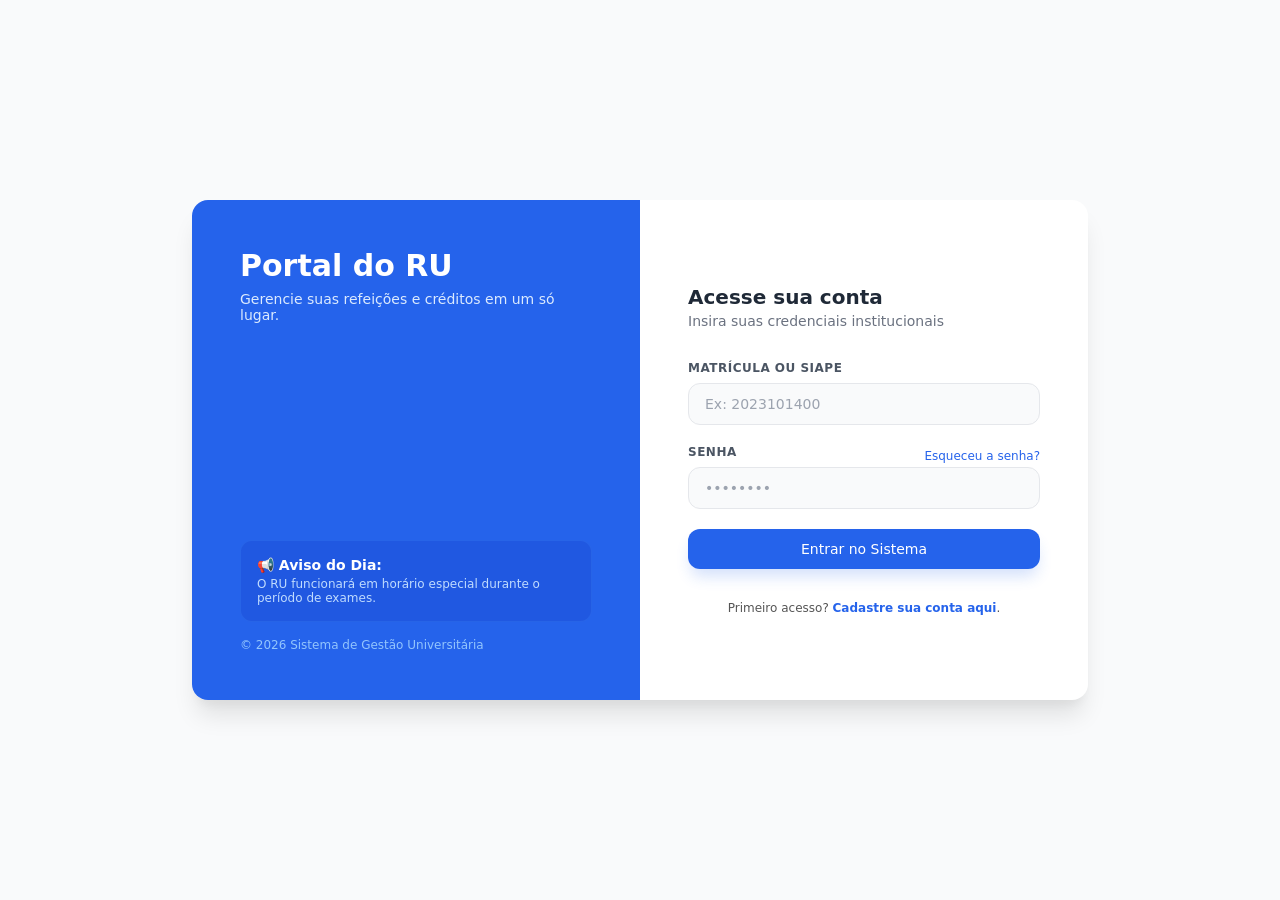
<file: index.html>
<!DOCTYPE html>
<html lang="pt-BR">
<head>
    <meta charset="UTF-8">
    <meta name="viewport" content="width=device-width, initial-scale=1.0">
    <title>Login - Portal RU</title>

    <!-- Vinculando o Manifesto PWA -->
    <link rel="manifest" href="./app.json">
    <meta name="theme-color" content="#2563eb">
    <meta name="apple-mobile-web-app-capable" content="yes">
    <meta name="apple-mobile-web-app-status-bar-style" content="black-translucent">

    <!-- Vinculando o arquivo CSS externo -->
    <link rel="stylesheet" href="style-index.css">
</head>
<body>

    <div class="login-container">
        
        <!-- Banner Informativo (Esquerda) -->
        <div class="login-banner">
            <div>
                <h1 class="banner-title">Portal do RU</h1>
                <p class="banner-subtitle">Gerencie suas refeições e créditos em um só lugar.</p>
            </div>
            
            <div class="banner-footer">
                <div class="notice-card">
                    <p class="notice-title">📢 Aviso do Dia:</p>
                    <p class="notice-text">O RU funcionará em horário especial durante o período de exames.</p>
                </div>
                <p class="copyright">© 2026 Sistema de Gestão Universitária</p>
            </div>
        </div>

        <!-- Formulário de Login (Direita) -->
        <div class="login-form-box">
            <div class="form-header">
                <h2 class="mobile-title">Portal do RU</h2>
                <h3 class="form-title">Acesse sua conta</h3>
                <p class="form-subtitle">Insira suas credenciais institucionais</p>
            </div>

            <form>
                <div class="input-group">
                    <label for="username">Matrícula ou SIAPE</label>
                    <input type="text" id="username" required placeholder="Ex: 2023101400">
                </div>

                <div class="input-group">
                    <div class="label-row">
                        <label for="password">Senha</label>
                        <a href="#" class="forgot-link">Esqueceu a senha?</a>
                    </div>
                    <input type="password" id="password" required placeholder="••••••••">
                </div>

                <button type="submit" class="btn-submit">Entrar no Sistema</button>
            </form>

            <div class="form-footer">
                Primeiro acesso? <a href="#" class="register-link">Cadastre sua conta aqui</a>.
            </div>
        </div>

    </div>

    <script>
    const loginForm = document.querySelector('form');
    const usernameInput = document.getElementById('username');
    const passwordInput = document.getElementById('password');

    loginForm.addEventListener('submit', function(event) {
        event.preventDefault();

        const username = usernameInput.value.trim();
        const password = passwordInput.value;

        if (!username || !password) {
            alert('Por favor, preencha todos os campos.');
            return;
        }

        // REGRA DE TESTE DO MVP:
        // Se a matrícula começar com "202", vai para a tela do aluno
        if (username.startsWith('202')) {
            
            // ESTE COMANDO FAZ O REDIRECIONAMENTO REAL:
            window.location.href = 'aluno.html';
            
        } else if (username.toLowerCase().includes('admin') || username.startsWith('100')) {
            
            window.location.href = 'admin.html';
            
        } else {
            alert('Para testar o acesso do Aluno, digite uma matrícula que comece com 202 (Ex: 2023101400)');
        }
    });
    </script>

<!-- Script de Ativação da PWA -->
    <script>
        if ('serviceWorker' in navigator) {
            window.addEventListener('load', function() {
                navigator.serviceWorker.register('./sw.js')
                    .then(function(reg) { console.log('PWA registrada com sucesso!'); })
                    .catch(function(err) { console.log('Erro ao registrar PWA:', err); });
            });
        }
    </script>

</body>
</html>
</file>
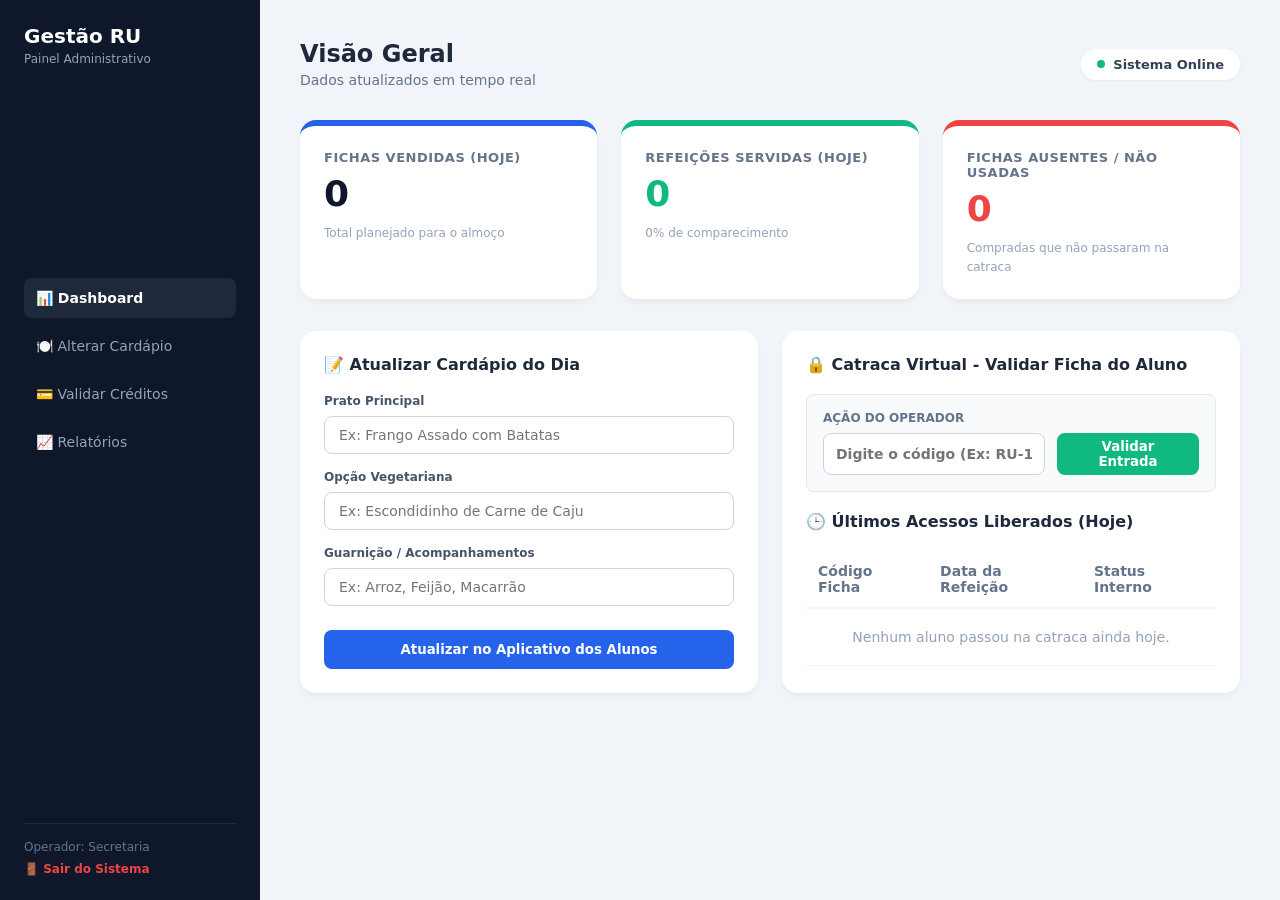
<file: admin.html>
<!DOCTYPE html>
<html lang="pt-BR">
<head>
    <meta charset="UTF-8">
    <meta name="viewport" content="width=device-width, initial-scale=1.0">
    <title>Painel Administrativo - RU</title>
    <!-- Vinculando o novo arquivo CSS da administração -->
    <link rel="stylesheet" href="admin-style.css">
</head>
<body>

    <div class="admin-layout">
        
        <!-- MENU LATERAL FIXO -->
        <aside class="sidebar">
            <div class="sidebar-brand">
                <h2>Gestão RU</h2>
                <p>Painel Administrativo</p>
            </div>
            
            <nav class="sidebar-menu">
                <a href="#" class="menu-link active">📊 Dashboard</a>
                <a href="#" class="menu-link">🍽️ Alterar Cardápio</a>
                <a href="#" class="menu-link">💳 Validar Créditos</a>
                <a href="#" class="menu-link">📈 Relatórios</a>
            </nav>

            <div class="sidebar-footer">
                <p class="user-logged">Operador: Secretaria</p>
                <a href="index.html" class="btn-logout">🚪 Sair do Sistema</a>
            </div>
        </aside>

        <!-- CONTEÚDO PRINCIPAL (PAINEL) -->
        <main class="main-content">
            
            <!-- Cabeçalho Superior -->
            <header class="main-header">
                <div>
                    <h1>Visão Geral</h1>
                    <p class="date-text">Dados atualizados em tempo real</p>
                </div>
                <div class="system-status">
                    <span class="status-indicator online"></span> Sistema Online
                </div>
            </header>

                        <!-- SEÇÃO DE MÉTRICAS DO DIA DO RU -->
            <section class="metrics-grid">
                <!-- Card 1: Total Vendido -->
                <div class="metric-card">
                    <h3>Fichas Vendidas (Hoje)</h3>
                    <p class="metric-value" id="total-vendidas-hoje">0</p>
                    <span class="metric-sub">Total planejado para o almoço</span>
                </div>
                <!-- Card 2: Total Consumido -->
                <div class="metric-card">
                    <h3>Refeições Servidas (Hoje)</h3>
                    <p class="metric-value" id="total-usadas-hoje" style="color: #10b981;">0</p>
                    <span class="metric-sub" id="sub-percentual-uso">0% de comparecimento</span>
                </div>
                <!-- Card 3: Não Utilizadas/Expiradas -->
                <div class="metric-card">
                    <h3>Fichas Ausentes / Não Usadas</h3>
                    <p class="metric-value" id="total-ausentes-hoje" style="color: #ef4444;">0</p>
                    <span class="metric-sub">Compradas que não passaram na catraca</span>
                </div>
            </section>

            <!-- SEÇÃO 2: GERENCIAMENTO E FORMULÁRIO -->
            <section class="panel-sections">
                
                <!-- Bloco: Atualizar Cardápio -->
                <div class="panel-card">
                    <h2>📝 Atualizar Cardápio do Dia</h2>
                    <form class="admin-form">
                        <div class="form-group">
                            <label for="prato-principal">Prato Principal</label>
                            <input type="text" id="prato-principal" placeholder="Ex: Frango Assado com Batatas">
                        </div>
                        <div class="form-group">
                            <label for="opcao-vegetariana">Opção Vegetariana</label>
                            <input type="text" id="opcao-vegetariana" placeholder="Ex: Escondidinho de Carne de Caju">
                        </div>
                        <div class="form-group">
                            <label for="guarnicao">Guarnição / Acompanhamentos</label>
                            <input type="text" id="guarnicao" placeholder="Ex: Arroz, Feijão, Macarrão">
                        </div>
                        <button type="submit" class="btn-save">Atualizar no Aplicativo dos Alunos</button>
                    </form>
                </div>

                                <!-- Bloco: Validador de Fichas (Catraca) -->
                <div class="panel-card shadow-sm">
                    <h2>🔒 Catraca Virtual - Validar Ficha do Aluno</h2>
                    
                    <div class="counter-box" style="margin-bottom: 20px; background-color: #f8fafc; padding: 16px; border-radius: 8px; border: 1px solid #e2e8f0;">
                        <p style="font-size: 12px; color: #64748b; font-weight: 600; text-transform: uppercase;">Ação do Operador</p>
                        <div style="display: flex; gap: 12px; margin-top: 8px;">
                            <input type="text" id="input-codigo-catraca" placeholder="Digite o código (Ex: RU-123456)" style="flex: 1; padding: 12px; border-radius: 8px; border: 1px solid #cbd5e1; font-size: 14px; font-weight: bold; outline: none;">
                            <button onclick="validarFichaCatraca()" style="background-color: #10b981; color: white; border: none; padding: 0 24px; border-radius: 8px; font-weight: 600; cursor: pointer; transition: background 0.2s;">Validar Entrada</button>
                        </div>
                </div>

                    <h2>🕒 Últimos Acessos Liberados (Hoje)</h2>
                    <table class="data-table">
                        <thead>
                            <tr>
                                <th>Código Ficha</th>
                                <th>Data da Refeição</th>
                                <th>Status Interno</th>
                            </tr>
                        </thead>
                        <tbody id="historico-catraca-linhas">
                            <!-- Linhas inseridas dinamicamente pelo JavaScript -->
                            <tr>
                                <td colspan="3" style="text-align: center; color: #94a3b8; padding: 20px;">Nenhum aluno passou na catraca ainda hoje.</td>
                            </tr>
                        </tbody>
                    </table>
                </div>

            </section>

        </main>
    </div>

    <script>
    // FUNÇÃO: Controla a exibição do Pop-up customizado da Administração
    function exibirAvisoAdmin(titulo, message, icone) {
        document.getElementById('admin-pop-titulo').innerText = titulo;
        document.getElementById('admin-pop-mensagem').innerText = message;
        document.getElementById('admin-pop-icone').innerText = icone || "ℹ️";
        document.getElementById('popUpAdmin').classList.remove('hidden');
    }

    function fecharPopUpAdmin() {
        document.getElementById('popUpAdmin').classList.add('hidden');
    }

    // Retorna a data de hoje no formato YYYY-MM-DD
    function obterDataHoje() {
        const hoje = new Date();
        const ano = hoje.getFullYear();
        const mes = String(hoje.getMonth() + 1).padStart(2, '0');
        const dia = String(hoje.getDate()).padStart(2, '0');
        return ano + '-' + mes + '-' + dia;
    }

    // NOVA FUNÇÃO: Varre o localStorage e calcula os indicadores em tempo real
    function calcularMetricasDoDia() {
        const bancoFichas = localStorage.getItem('fichasRU');
        if (!bancoFichas) return;

        const listaFichas = JSON.parse(bancoFichas);
        const dataHoje = obterDataHoje();

        // 1. Filtra apenas as fichas geradas para o dia de hoje
        const fichasDeHoje = listaFichas.filter(function(ficha) {
            return ficha && ficha.dataValidade === dataHoje;
        });

        // 2. Separa por status (disponíveis vs usadas)
        const usadasHoje = fichasDeHoje.filter(f => f.status === 'usada').length;
        const disponiveisHoje = fichasDeHoje.filter(f => f.status === 'disponivel').length;

        // 3. Calcula o percentual de comparecimento para o card 2
        let percentualUso = 0;
        if (fichasDeHoje.length > 0) {
            percentualUso = Math.round((usadasHoje / fichasDeHoje.length) * 100);
        }

        // 4. Injeta os valores calculados diretamente nas tags HTML do painel
        document.getElementById('total-vendidas-hoje').innerText = fichasDeHoje.length;
        document.getElementById('total-usadas-hoje').innerText = usadasHoje;
        document.getElementById('total-ausentes-hoje').innerText = disponiveisHoje; // Fichas de hoje ainda 'disponiveis' = não usadas
        document.getElementById('sub-percentual-uso').innerText = percentualUso + "% de comparecimento";
    }

    // Validação da Ficha na Catraca
    function validarFichaCatraca() {
        const inputCodigo = document.getElementById('input-codigo-catraca');
        const codigoDigitado = inputCodigo.value.trim().toUpperCase();

        if (!codigoDigitado) {
            exibirAvisoAdmin("Campo Vazio", "Por favor, insira o código da ficha do aluno.", "⌨️");
            return;
        }

        const bancoFichas = localStorage.getItem('fichasRU');
        if (!bancoFichas) {
            exibirAvisoAdmin("Erro do Sistema", "Nenhuma ficha encontrada no banco de dados geral.", "❌");
            return;
        }

        let listaFichas = JSON.parse(bancoFichas);
        const indiceFicha = listaFichas.findIndex(f => f.id === codigoDigitado);

        if (indiceFicha === -1) {
            exibirAvisoAdmin("Código Inválido", "Esta ficha não foi encontrada no banco de dados.", "❌");
            return;
        }

        const fichaEncontrada = listaFichas[indiceFicha];
        const dataHoje = obterDataHoje();

        if (fichaEncontrada.status === 'usada') {
            exibirAvisoAdmin("Alerta de Uso", "Esta ficha já foi utilizada anteriormente no refeitório.", "🚨");
            return;
        }

        if (fichaEncontrada.dataValidade !== dataHoje) {
            const partes = fichaEncontrada.dataValidade.split('-');
            const dataFichaFormatada = partes[2] + '/' + partes[1] + '/' + partes[0];
            exibirAvisoAdmin("Acesso Negado", "Esta ficha foi agendada para o dia " + dataFichaFormatada + " e não pode ser usada hoje.", "⏳");
            return;
        }

        // Sucesso! Modifica o status da ficha para 'usada'
        fichaEncontrada.status = 'usada';
        localStorage.setItem('fichasRU', JSON.stringify(listaFichas));

        exibirAvisoAdmin("Acesso Liberado", "Ficha validada com sucesso! Entrada autorizada.", "✅");
        
        adicionarAoHistoricoTela(fichaEncontrada.id, fichaEncontrada.dataValidade);
        inputCodigo.value = "";

        // RECALCULA AS MÉTRICAS NA HORA: Atualiza os cards assim que o aluno entra
        calcularMetricasDoDia();
    }

    function adicionarAoHistoricoTela(id, data) {
        const tabelaCorpo = document.getElementById('historico-catraca-linhas');
        if (tabelaCorpo.innerHTML.includes("Nenhum aluno passou")) {
            tabelaCorpo.innerHTML = "";
        }

        const partes = data.split('-');
        const dataExibicao = partes[2] + '/' + partes[1] + '/' + partes[0];

        const novaLinha = 
            '<tr>' +
                '<td style="font-weight: bold; color: #1e3a8a;">' + id + '</td>' +
                '<td>' + dataExibicao + '</td>' +
                '<td><span style="background-color: #d1fae5; color: #065f46; padding: 4px 8px; border-radius: 4px; font-size: 12px; font-weight: 600;">Consumida</span></td>' +
            '</tr>';

        tabelaCorpo.innerHTML = novaLinha + tabelaCorpo.innerHTML;
    }

    // Função de salvar o cardápio (Mantida)
    document.querySelector('.admin-form').addEventListener('submit', function(e) {
        e.preventDefault();
        const pratoPrincipal = document.getElementById('prato-principal').value;
        const opcaoVeg = document.getElementById('opcao-vegetariana').value;
        const guarnicao = document.getElementById('guarnicao').value;

        const dadosCardapio = {
            principal: pratoPrincipal || "Não informado",
            vegetariano: opcaoVeg || "Não informado",
            acompanhamento: guarnicao || "Não informado"
        };

        localStorage.setItem('cardapioRU', JSON.stringify(dadosCardapio));
        exibirAvisoAdmin("Cardápio Atualizado", "Os novos pratos já estão visíveis no aplicativo dos alunos.", "🎉");
        document.querySelector('.admin-form').reset();
    });

    // Executado ao carregar a página da administração
    window.addEventListener('DOMContentLoaded', function() {
        calcularMetricasDoDia();
    });
</script>



<!-- POP-UP INTERNO CUSTOMIZADO DA ADMINISTRAÇÃO -->
<div id="popUpAdmin" class="admin-popup-overlay hidden">
    <div class="admin-popup-content">
        <div class="admin-popup-icon" id="admin-pop-icone">ℹ️</div>
        <h3 class="admin-popup-title" id="admin-pop-titulo">Título do Aviso</h3>
        <p class="admin-popup-message" id="admin-pop-mensagem">Mensagem explicativa do aviso.</p>
        <button onclick="fecharPopUpAdmin()" class="btn-admin-pop">Entendi</button>
    </div>
</div>


</body>
</html>
</file>
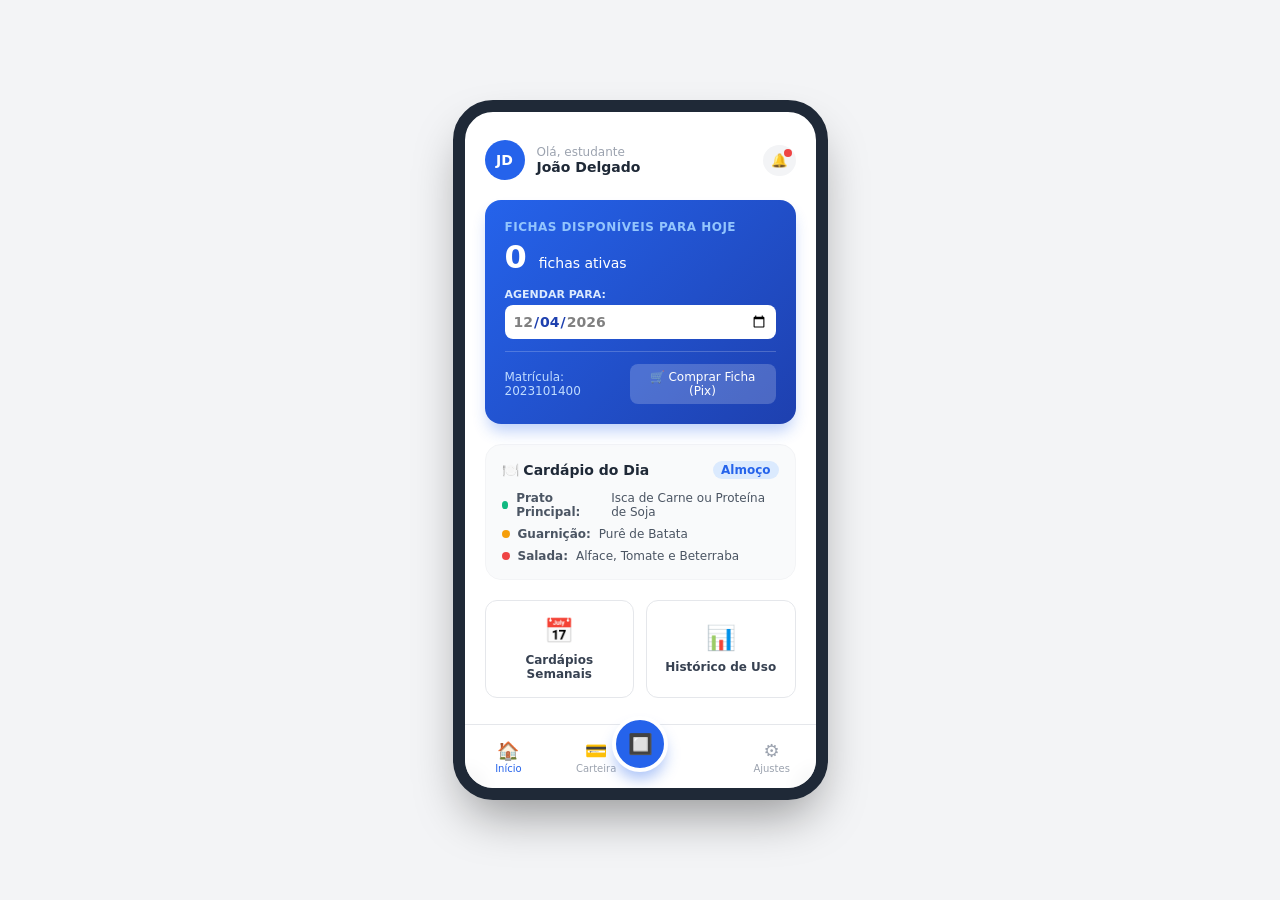
<file: aluno.html>
<!DOCTYPE html> 
<html lang="pt-BR"> 
<head> 
    <meta charset="UTF-8"> 
    <meta name="viewport" content="width=device-width, initial-scale=1.0, maximum-scale=1.0, user-scalable=no"> 
    <title>App RU - Aluno</title> 
    <!-- Vinculando o arquivo CSS externo --> 
    <link rel="stylesheet" href="style-aluno.css"> 
</head> 
<body> 

    <!-- CONTAINER ESTILO CELULAR --> 
    <div class="app-container"> 
        
        <!-- CONTEÚDO ROLÁVEL --> 
        <main class="app-main"> 
            
            <!-- SEÇÃO 1: TELA DE INÍCIO -->
            <div id="tela-inicio" class="aba-conteudo">
                <!-- Topo do App --> 
                <header class="app-header"> 
                    <div class="profile-section"> 
                        <div class="avatar">JD</div> 
                        <div class="profile-info"> 
                            <p class="welcome-text">Olá, estudante</p> 
                            <h2 class="user-name">João Delgado</h2> 
                        </div> 
                    </div> 
                    <button class="btn-notification"> 
                        🔔<span class="notification-badge"></span> 
                    </button> 
                </header> 

                <!-- CARD: GERENCIADOR DE FICHAS --> 
                <section class="wallet-card" style="margin-top: 20px;"> 
                    <p class="wallet-label">Fichas Disponíveis Para Hoje</p> 
                    <div class="wallet-balance"> 
                        <span class="amount" id="contador-fichas">0</span> 
                        <span class="currency" style="font-size: 14px; margin-left: 8px; font-weight: 500;">fichas ativas</span> 
                    </div> 
                    
                    <div style="margin-top: 12px;">
                        <label for="data-refeicao" style="font-size: 11px; display: block; margin-bottom: 4px; color: #dbeafe; font-weight: 600; text-transform: uppercase;">Agendar para:</label>
                        <input type="date" id="data-refeicao" style="width: 100%; padding: 8px; border-radius: 8px; border: none; font-size: 14px; color: #1e40af; font-weight: bold; background-color: #ffffff; outline: none;">
                    </div>

                    <div class="wallet-footer" style="margin-top: 12px; padding-top: 12px; border-top: 1px solid rgba(255,255,255,0.2);"> 
                        <span class="registration-number">Matrícula: 2023101400</span> 
                        <button class="btn-recharge" onclick="abrilModalPix()">🛒 Comprar Ficha (Pix)</button> 
                    </div> 
                </section> 

                <!-- Cardápio do Dia --> 
                <section class="menu-card" style="margin-top: 20px;"> 
                    <div class="menu-header"> 
                        <h3 class="menu-title">🍽️ Cardápio do Dia</h3> 
                        <span class="menu-badge">Almoço</span> 
                    </div> 
                    <ul class="menu-list"> 
                        <li><span class="status-dot green"></span> <strong>Prato Principal:</strong> Isca de Carne ou Proteína de Soja</li> 
                        <li><span class="status-dot yellow"></span> <strong>Guarnição:</strong> Purê de Batata</li> 
                        <li><span class="status-dot red"></span> <strong>Salada:</strong> Alface, Tomate e Beterraba</li> 
                    </ul> 
                </section> 

                <!-- Grid de Atalhos Rápidos --> 
                <section class="shortcuts-grid" style="margin-top: 20px;"> 
                    <button class="shortcut-item" onclick="alternarAbas('historico')"> 
                        <span class="shortcut-icon">📅</span> 
                        <span class="shortcut-label">Cardápios Semanais</span> 
                    </button> 
                    <button class="shortcut-item" onclick="alternarAbas('historico')"> 
                        <span class="shortcut-icon">📊</span> 
                        <span class="shortcut-label">Histórico de Uso</span> 
                    </button> 
                </section> 
            </div>

            <!-- SEÇÃO 2: TELA DE HISTÓRICO (Inicia oculta) -->
            <div id="tela-historico" class="aba-conteudo hidden">
                <header class="app-header">
                    <div>
                        <h2 class="user-name" style="font-size: 18px;">Meu Histórico</h2>
                        <p class="welcome-text">Extrato de uso de fichas</p>
                    </div>
                </header>

                <!-- Lista onde o JavaScript vai injetar o histórico -->
                <div id="lista-historico-fichas" style="margin-top: 20px; display: flex; flex-direction: column; gap: 12px;">
                    <!-- Injetado dinamicamente -->
                </div>
            </div>

                        <!-- SEÇÃO 3: NOVA TELA DE AJUSTES (Inicia oculta) -->
            <div id="tela-ajustes" class="aba-conteudo hidden">
                <header class="app-header">
                    <div>
                        <h2 class="user-name" style="font-size: 18px;">Configurações</h2>
                        <p class="welcome-text">Gerencie suas preferências</p>
                    </div>
                </header>

                <!-- Bloco de Opções do App -->
                <div style="margin-top: 24px; display: flex; flex-direction: column; gap: 12px;">
                    
                    <!-- Opção Simples de Exemplo -->
                    <div style="background-color: #f9fafb; border: 1px solid #e5e7eb; padding: 14px; border-radius: 12px; display: flex; justify-content: space-between; align-items: center;">
                        <span style="font-size: 13px; font-weight: 600; color: #374151;">🔔 Notificações Push</span>
                        <span style="font-size: 11px; color: #10b981; font-weight: bold;">Ativadas</span>
                    </div>

                    <!-- Opção de Termos -->
                    <div style="background-color: #f9fafb; border: 1px solid #e5e7eb; padding: 14px; border-radius: 12px; display: flex; justify-content: space-between; align-items: center;">
                        <span style="font-size: 13px; font-weight: 600; color: #374151;">📄 Termos de Uso</span>
                        <span style="font-size: 14px; color: #9ca3af;">❯</span>
                    </div>

                    <!-- BOTÃO DE SAIR DA CONTA (LOGOUT) -->
                    <button onclick="executarLogoutAluno()" style="width: 100%; margin-top: 20px; background-color: #fef2f2; border: 1px solid #fee2e2; color: #dc2626; font-weight: 700; padding: 14px; border-radius: 12px; font-size: 13px; cursor: pointer; transition: all 0.2s;" onmouseover="this.style.backgroundColor='#fee2e2'" onmouseout="this.style.backgroundColor='#fef2f2'">
                        🚪 Sair da Conta
                    </button>
                    
                </div>
            </div>

        </main>

        <!-- BOTÃO FLUTUANTE CENTRAL (Ação de gerar QR Code) --> 
        <div class="fab-container"> 
            <button onclick="abrirModalQR()" class="fab-button">🔲</button> 
        </div> 

                <!-- BARRA DE NAVEGAÇÃO INFERIOR --> 
        <nav class="bottom-nav"> 
            <button id="btn-nav-inicio" class="nav-item active" onclick="alternarAbas('inicio')"> 
                <span class="nav-icon">🏠</span> 
                <span class="nav-label">Início</span> 
            </button> 
            <button id="btn-nav-carteira" class="nav-item" onclick="alternarAbas('historico')"> 
                <span class="nav-icon">💳</span> 
                <span class="nav-label">Carteira</span> 
            </button> 
            <div class="nav-spacer"></div> 
            <button id="btn-nav-ajustes" class="nav-item" onclick="alternarAbas('ajustes')"> 
                <span class="nav-icon">⚙️</span> 
                <span class="nav-label">Ajustes</span> 
            </button> 
        </nav> 

        <!-- MODAL: PAGAMENTO VIA PIX -->
        <div id="modalPix" class="modal-overlay hidden">
            <div class="modal-content" style="padding-bottom: 24px;">
                <div class="modal-drag-handle"></div>
                <h4 class="modal-title">Pagamento via Pix</h4>
                <p class="modal-subtitle">Copie a chave abaixo para pagar no app do seu banco</p>
                
                <div style="background-color: #f3f4f6; padding: 12px; border-radius: 8px; margin: 16px 0; font-size: 11px; word-break: break-all; color: #4b5563; font-family: monospace; text-align: left; border: 1px solid #e5e7eb;">
                    00020101021126580014br.gov.bcb.pix0136ru-universitario-mvp-key-202652040000530398654042.00
                </div>

                <button onclick="confirmarPagamentoPix()" class="btn-close-modal" style="background-color: #10b981; color: white; margin-bottom: 8px;">
                    ✅ Simular Pagamento Aprovado
                </button>
                <button onclick="fecharModalPix()" class="btn-close-modal">Cancelar</button>
            </div>
        </div>

        <!-- MODAL: VALIDAR REFEIÇÃO (QR CODE) --> 
        <div id="modalQr" class="modal-overlay hidden"> 
            <div class="modal-content"> 
                <div class="modal-drag-handle"></div> 
                <h4 class="modal-title">Acesso ao Refeitório</h4> 
                <p class="modal-subtitle">Aproxime o código abaixo da tela da catraca</p> 
                
                <div class="qr-placeholder" style="flex-direction: column; gap: 8px;"> 
                    <div style="font-size: 42px;">🔲</div>
                    <span id="texto-id-ficha" style="font-size: 14px; font-weight: bold; color: #1e1e1e; background-color: #e0e7ff; padding: 4px 12px; border-radius: 6px;">CÓDIGO</span>
                </div> 
                
                <button onclick="fecharModalQR()" class="btn-close-modal">Fechar</button> 
            </div> 
        </div> 

        <!-- POP-UP INTERNO CUSTOMIZADO -->
        <div id="popUpAviso" class="modal-overlay hidden" style="align-items: center; padding: 24px; background-color: rgba(0,0,0,0.4); z-index: 999;">
            <div class="modal-content" style="border-radius: 20px; padding: 24px; box-shadow: 0 10px 25px rgba(0,0,0,0.1);">
                <div style="font-size: 32px; margin-bottom: 8px;" id="aviso-icone">ℹ️</div>
                <h4 class="modal-title" id="aviso-titulo" style="margin-bottom: 8px;">Aviso do Sistema</h4>
                <p class="modal-subtitle" id="aviso-mensagem" style="font-size: 13px; color: #4b5563; margin-bottom: 20px;">Mensagem.</p>
                <button onclick="fecharPopUpAviso()" class="btn-close-modal" style="background-color: #2563eb; color: white;">Entendi</button>
            </div>
        </div>

    </div> 

    <!-- LOGICA JAVASCRIPT CORRIGIDA -->
    <script> 
        // ATUALIZADO: Alterna a visualização entre Início, Histórico e Ajustes
        function alternarAbas(abaAlvo) {
            const telaInicio = document.getElementById('tela-inicio');
            const telaHistorico = document.getElementById('tela-historico');
            const telaAjustes = document.getElementById('tela-ajustes');
            
            const btnInicio = document.getElementById('btn-nav-inicio');
            const btnCarteira = document.getElementById('btn-nav-carteira');
            const btnAjustes = document.getElementById('btn-nav-ajustes');

            // Reseta todas as telas ocultando-as
            telaInicio.classList.add('hidden');
            telaHistorico.classList.add('hidden');
            telaAjustes.classList.add('hidden');

            // Reseta todos os botões removendo a cor azul de ativo
            btnInicio.classList.remove('active');
            btnCarteira.classList.remove('active');
            btnAjustes.classList.remove('active');

            // Ativa apenas a tela e o botão selecionado
            if (abaAlvo === 'inicio') {
                telaInicio.classList.remove('hidden');
                btnInicio.classList.add('active');
            } else if (abaAlvo === 'historico') {
                telaHistorico.classList.remove('hidden');
                btnCarteira.classList.add('active');
                renderizarHistoricoAbas();
            } else if (abaAlvo === 'ajustes') {
                telaAjustes.classList.remove('hidden');
                btnAjustes.classList.add('active');
            }
        }

        // NOVA FUNÇÃO: Executa a desconexão do aluno e o joga para o login
        function executarLogoutAluno() {
            // No MVP usamos apenas o redirecionamento. No futuro limparemos os tokens de sessão aqui.
            window.location.href = 'index.html';
        }


        // Renderiza a lista de extrato de fichas compradas
        function renderizarHistoricoAbas() {
            const containerHistorico = document.getElementById('lista-historico-fichas');
            if (!containerHistorico) return;

            const lista = obterTodasFichas();

            if (lista.length === 0) {
                containerHistorico.innerHTML = '<p style="text-align: center; color: #9ca3af; font-size: 13px; margin-top: 40px;">Você ainda não comprou nenhuma ficha.</p>';
                return;
            }

            // Inverte a lista para exibir as compras mais recentes no topo
            const listaOrdenada = [].concat(lista).reverse();
            let htmlGerado = "";

            listaOrdenada.forEach(function(ficha) {
                const partes = ficha.dataValidade.split('-');
                const dataFormatada = partes[2] + '/' + partes[1] + '/' + partes[0];
                
                let badgeCorBg = "#d1fae5";
                let badgeCorTexto = "#065f46";
                let statusTexto = "Disponível";

                if (ficha.status === 'usada') {
                    badgeCorBg = "#f3f4f6";
                    badgeCorTexto = "#374151";
                    statusTexto = "Consumida";
                }

                htmlGerado += 
                    '<div style="background-color: #ffffff; border: 1px solid #e5e7eb; padding: 14px; border-radius: 12px; display: flex; justify-content: space-between; align-items: center; box-shadow: 0 1px 2px rgba(0,0,0,0.05);">' +
                        '<div>' +
                            '<p style="font-size: 13px; font-weight: bold; color: #1f2937;">Refeição - RU</p>' +
                            '<p style="font-size: 11px; color: #6b7280; margin-top: 2px;">Data: ' + dataFormatada + '</p>' +
                            '<p style="font-size: 10px; color: #9ca3af; font-family: monospace; margin-top: 1px;">' + ficha.id + '</p>' +
                        '</div>' +
                        '<span style="background-color: ' + badgeCorBg + '; color: ' + badgeCorTexto + '; font-size: 11px; font-weight: bold; padding: 4px 10px; border-radius: 20px;">' + statusTexto + '</span>' +
                    '</div>';
            });

            containerHistorico.innerHTML = htmlGerado;
        }

        // Pop-up de avisos customizado
        function exibirAvisoApp(titulo, mensagem, icone) {
            document.getElementById('aviso-titulo').innerText = titulo;
            document.getElementById('aviso-mensagem').innerText = mensagem;
            document.getElementById('aviso-icone').innerText = icone || "ℹ️";
            document.getElementById('popUpAviso').classList.remove('hidden');
        }
        function fecharPopUpAviso() {
            document.getElementById('popUpAviso').classList.add('hidden');
        }

        // Controle do Modal do QR Code
        function abrirModalQR() { 
            const fichasValidas = obterFichasValidas();
            if (fichasValidas.length === 0) { 
                exibirAvisoApp("Nenhuma Ficha Ativa", "Você não possui nenhuma ficha válida para o dia de hoje!", "⚠️");
                return; 
            } 
            document.getElementById('texto-id-ficha').innerText = fichasValidas[0].id;
            document.getElementById('modalQr').classList.remove('hidden'); 
        } 
        function fecharModalQR() { document.getElementById('modalQr').classList.add('hidden'); } 

        // Controle do Modal do Pix
        function abrilModalPix() {
            if (verificarFichaExistente()) {
                exibirAvisoApp("Compra Bloqueada", "Você já possui uma ficha ativa na sua conta. Só é permitido uma por vez.", "🔒");
                return;
            }
            document.getElementById('modalPix').classList.remove('hidden');
        }
        function fecharModalPix() { document.getElementById('modalPix').classList.add('hidden'); }

        // Formata data atual (AAAA-MM-DD)
        function obterDataFormatada(diasParaAdicionar) { 
            const data = new Date(); 
            data.setDate(data.getDate() + diasParaAdicionar); 
            const ano = data.getFullYear(); 
            const mes = String(data.getMonth() + 1).padStart(2, '0'); 
            const dia = String(data.getDate()).padStart(2, '0'); 
            return ano + '-' + mes + '-' + dia; 
        } 

        function configurarCalendario() { 
            const campoData = document.getElementById('data-refeicao'); 
            if (!campoData) return; 
            campoData.min = obterDataFormatada(0);   
            campoData.max = obterDataFormatada(1); 
            campoData.value = obterDataFormatada(0); 
        } 

        // Retorna a lista de fichas ativas para HOJE
        function obterFichasValidas() { 
            const lista = obterTodasFichas();
            const hoje = obterDataFormatada(0); 
            return lista.filter(function(f) {
                return f.dataValidade === hoje && f.status === 'disponivel';
            }); 
        } 

        // Busca todas as fichas salvas na memória local
        function obterTodasFichas() {
            try { 
                const banco = localStorage.getItem('fichasRU'); 
                return banco ? JSON.parse(banco) : [];
            } catch (e) { return []; }
        }

        function verificarFichaExistente() {
            return obterTodasFichas().some(function(f) {
                return f.status === 'disponivel';
            });
        }

        function atualizarTelaContador() { 
            const contador = document.getElementById('contador-fichas'); 
            if (contador) { contador.innerText = obterFichasValidas().length; } 
        } 

        // Processa o pagamento simulado via Pix
        function confirmarPagamentoPix() {
            const dataEscolhida = document.getElementById('data-refeicao').value;

            const novaFicha = { 
                id: "RU-" + Math.floor(100000 + Math.random() * 900000), 
                dataValidade: dataEscolhida, 
                status: "disponivel"
            }; 

            const listaFichas = obterTodasFichas();
            listaFichas.push(novaFicha); 
            localStorage.setItem('fichasRU', JSON.stringify(listaFichas)); 

            fecharModalPix();
            
            const partes = dataEscolhida.split('-');
            const dataVisual = partes[2] + '/' + partes[1] + '/' + partes[0];
            
            exibirAvisoApp(
                "Ficha Gerada!", 
                "Sua ficha para o dia " + dataVisual + " foi adicionada com sucesso.", 
                "🎉"
            );
            
            atualizarTelaContador(); 
            renderizarHistoricoAbas();
        }

        // Inicializador automático ao carregar a página
        window.addEventListener('DOMContentLoaded', function() { 
            configurarCalendario(); 
            atualizarTelaContador(); 

            const cardapioSalvo = localStorage.getItem('cardapioRU'); 
            if (cardapioSalvo) { 
                try { 
                    const cardapio = JSON.parse(cardapioSalvo); 
                    const menuList = document.querySelector('.menu-list'); 
                    if (menuList && cardapio) { 
                        menuList.innerHTML = 
                            '<li><span class="status-dot green"></span> <strong>Prato Principal:</strong> ' + (cardapio.principal || "Não informado") + '</li>' + 
                            '<li><span class="status-dot yellow"></span> <strong>Opção Veg:</strong> ' + (cardapio.vegetariano || "Não informado") + '</li>' + 
                            '<li><span class="status-dot red"></span> <strong>Guarnição:</strong> ' + (cardapio.acompanhamento || "Não informado") + '</li>'; 
                    } 
                } catch (e) {} 
            } 
        }); 
    </script> 
</body> 
</html>
</file>
<file: style-index.css>
/* Configurações Globais e Reset */
* {
    margin: 0;
    padding: 0;
    box-sizing: border-box;
    font-family: system-ui, -apple-system, sans-serif;
}

body {
    background-color: #f9fafb;
    height: 100vh;
    display: flex;
    align-items: center;
    justify-content: center;
    padding: 16px;
}

/* Container do Card Principal */
.login-container {
    background-color: #ffffff;
    width: 100%;
    max-width: 896px;
    min-height: 500px;
    border-radius: 16px;
    box-shadow: 0 20px 25px -5px rgba(0, 0, 0, 0.1), 0 10px 10px -5px rgba(0, 0, 0, 0.04);
    overflow: hidden;
    display: grid;
    grid-template-columns: 1fr; /* Padrão celular: 1 coluna */
}

/* Banner Azul (Esquerda) */
.login-banner {
    display: none; /* Oculto no celular */
    background-color: #2563eb;
    color: #ffffff;
    padding: 48px;
    flex-direction: column;
    justify-content: space-between;
}

.banner-title {
    font-size: 30px;
    font-weight: 700;
}

.banner-subtitle {
    color: #dbeafe;
    margin-top: 8px;
    font-size: 14px;
}

.banner-footer {
    display: flex;
    flex-direction: column;
    gap: 16px;
}

.notice-card {
    background-color: rgba(29, 78, 216, 0.5);
    padding: 16px;
    border-radius: 12px;
    border: 1px solid rgba(59, 130, 246, 0.3);
    font-size: 14px;
}

.notice-title {
    font-weight: 600;
}

.notice-text {
    color: #bfdbfe;
    font-size: 12px;
    margin-top: 4px;
}

.copyright {
    font-size: 12px;
    color: #93c5fd;
}

/* Área do Formulário (Direita) */
.login-form-box {
    display: flex;
    flex-direction: column;
    justify-content: center;
    padding: 32px;
}

.form-header {
    margin-bottom: 32px;
    text-align: center;
}

.mobile-title {
    font-size: 24px;
    color: #111827;
    margin-bottom: 4px;
}

.form-title {
    font-size: 20px;
    color: #1f2937;
    font-weight: 600;
}

.form-subtitle {
    font-size: 14px;
    color: #6b7280;
    margin-top: 4px;
}

/* Formulário e Inputs */
form {
    display: flex;
    flex-direction: column;
    gap: 20px;
}

.input-group {
    display: flex;
    flex-direction: column;
}

.input-group label {
    font-size: 12px;
    font-weight: 600;
    color: #4b5563;
    text-transform: uppercase;
    letter-spacing: 0.5px;
    margin-bottom: 8px;
}

.label-row {
    display: flex;
    justify-content: space-between;
    align-items: center;
}

.forgot-link, .register-link {
    color: #2563eb;
    text-decoration: none;
    font-size: 12px;
}

.forgot-link:hover, .register-link:hover {
    text-decoration: underline;
}

input {
    width: 100%;
    padding: 12px 16px;
    border-radius: 12px;
    border: 1px solid #e5e7eb;
    background-color: #f9fafb;
    font-size: 14px;
    outline: none;
    transition: all 0.2s;
}

input::placeholder {
    color: #9ca3af;
}

input:focus {
    border-color: #2563eb;
    background-color: #ffffff;
    box-shadow: 0 0 0 4px #dbeafe;
}

/* Botão de Enviar */
.btn-submit {
    background-color: #2563eb;
    color: #ffffff;
    font-weight: 500;
    padding: 12px;
    border: none;
    border-radius: 12px;
    font-size: 14px;
    cursor: pointer;
    transition: all 0.2s;
    box-shadow: 0 10px 15px -3px rgba(37, 99, 235, 0.2);
}

.btn-submit:hover {
    background-color: #1d4ed8;
}

.btn-submit:active {
    transform: scale(0.98);
}

.form-footer {
    text-align: center;
    margin-top: 32px;
    font-size: 12px;
    color: #555;
}

.register-link {
    font-weight: 600;
}

/* REGRA DE RESPONSIVIDADE (Telas maiores que 768px - Computador) */
@media (min-width: 768px) {
    .login-container {
        grid-template-columns: 1fr 1fr; /* Divide a tela em duas colunas iguais */
    }

    .login-banner {
        display: flex; /* Exibe o banner azul */
    }

    .login-form-box {
        padding: 48px;
    }

    .form-header {
        text-align: left;
    }

    .mobile-title {
        display: none; /* Oconde o título redundante do celular */
    }
}
</file>
<file: admin-style.css>
/* CONFIGURAÇÕES GLOBAIS */
* {
    margin: 0;
    padding: 0;
    box-sizing: border-box;
    font-family: system-ui, -apple-system, sans-serif;
}

body {
    background-color: #f1f5f9;
    height: 100vh;
    overflow: hidden;
}

/* ESTRUTURA GRID: Divide a tela em Menu (260px) e Conteúdo (Resto da tela) */
.admin-layout {
    display: grid;
    grid-template-columns: 260px 1fr;
    height: 100vh;
    width: 100vw;
}

/* MENU LATERAL (SIDEBAR) */
.sidebar {
    background-color: #0f172a; /* Azul muito escuro/Grafite */
    color: #ffffff;
    padding: 24px;
    display: flex;
    flex-direction: column;
    justify-content: space-between;
}

.sidebar-brand h2 {
    font-size: 20px;
    font-weight: 700;
}

.sidebar-brand p {
    font-size: 12px;
    color: #94a3b8;
    margin-top: 4px;
}

.sidebar-menu {
    display: flex;
    flex-direction: column;
    gap: 8px;
    margin-top: -150px; /* Sobe o menu para o centro da barra */
}

.menu-link {
    color: #94a3b8;
    text-decoration: none;
    font-size: 14px;
    padding: 12px;
    border-radius: 8px;
    transition: all 0.2s;
}

.menu-link:hover, .menu-link.active {
    background-color: #1e293b;
    color: #ffffff;
    font-weight: 600;
}

.sidebar-footer {
    border-top: 1px solid #1e293b;
    padding-top: 16px;
    font-size: 12px;
}

.user-logged {
    color: #64748b;
    margin-bottom: 8px;
}

.btn-logout {
    color: #ef4444;
    text-decoration: none;
    font-weight: 600;
}

/* CONTEÚDO PRINCIPAL */
.main-content {
    padding: 40px;
    overflow-y: auto; /* Permite rolar se a tela for pequena */
}

.main-header {
    display: flex;
    justify-content: space-between;
    align-items: center;
    margin-bottom: 32px;
}

.main-header h1 {
    font-size: 24px;
    color: #1e293b;
}

.date-text {
    font-size: 14px;
    color: #64748b;
    margin-top: 4px;
}

.system-status {
    background-color: #ffffff;
    padding: 8px 16px;
    border-radius: 20px;
    font-size: 13px;
    font-weight: 600;
    color: #334155;
    display: flex;
    align-items: center;
    gap: 8px;
    box-shadow: 0 1px 3px rgba(0,0,0,0.05);
}

.status-indicator {
    width: 8px;
    height: 8px;
    border-radius: 50%;
}
.status-indicator.online { background-color: #10b981; }

/* METRIC CARDS COM BORDAS IDENTIFICADORAS */
.metrics-grid {
    display: grid;
    grid-template-columns: repeat(3, 1fr);
    gap: 24px;
    margin-bottom: 32px;
}

.metric-card {
    background-color: #ffffff;
    padding: 24px;
    border-radius: 16px;
    box-shadow: 0 4px 6px -1px rgba(0, 0, 0, 0.05);
    border-top: 6px solid #2563eb; /* Borda padrão Azul (Vendas) */
}

/* Aplica cores de borda específicas para o segundo e terceiro card */
.metrics-grid .metric-card:nth-child(2) {
    border-top-color: #10b981; /* Verde (Consumido) */
}

.metrics-grid .metric-card:nth-child(3) {
    border-top-color: #ef4444; /* Vermelho (Não utilizado) */
}

.metric-card h3 {
    font-size: 13px;
    color: #64748b;
    font-weight: 600;
    text-transform: uppercase;
    letter-spacing: 0.5px;
}

.metric-value {
    font-size: 36px;
    font-weight: 800;
    color: #0f172a;
    margin: 8px 0;
}

.metric-sub {
    font-size: 12px;
    color: #94a3b8;
    font-weight: 500;
}


/* SEÇÕES INFERIORES DO PAINEL (Lado a Lado) */
.panel-sections {
    display: grid;
    grid-template-columns: 1fr 1fr;
    gap: 24px;
}

.panel-card {
    background-color: #ffffff;
    padding: 24px;
    border-radius: 16px;
    box-shadow: 0 4px 6px -1px rgba(0, 0, 0, 0.05);
}

.panel-card h2 {
    font-size: 16px;
    color: #1e293b;
    margin-bottom: 20px;
}

/* FORMULÁRIO ADMINISTRATIVO */
.admin-form {
    display: flex;
    flex-direction: column;
    gap: 16px;
}

.form-group {
    display: flex;
    flex-direction: column;
    gap: 8px;
}

.form-group label {
    font-size: 12px;
    font-weight: 600;
    color: #475569;
}

.form-group input {
    padding: 10px 14px;
    border: 1px solid #cbd5e1;
    border-radius: 8px;
    font-size: 14px;
    outline: none;
}

.form-group input:focus {
    border-color: #2563eb;
}

.btn-save {
    background-color: #2563eb;
    color: #ffffff;
    border: none;
    padding: 12px;
    border-radius: 8px;
    font-weight: 600;
    cursor: pointer;
    margin-top: 8px;
    transition: background 0.2s;
}

.btn-save:hover {
    background-color: #1d4ed8;
}

/* TABELA DE DADOS */
.data-table {
    width: 100%;
    border-collapse: collapse;
    text-align: left;
    font-size: 14px;
}

.data-table th {
    padding: 12px;
    color: #64748b;
    font-weight: 600;
    border-bottom: 2px solid #f1f5f9;
}

.data-table td {
    padding: 12px;
    color: #334155;
    border-bottom: 1px solid #f1f5f9;
}

/* ESTILIZAÇÃO DO POP-UP DA ADMINISTRAÇÃO */
.admin-popup-overlay {
    position: fixed;
    top: 0;
    left: 0;
    width: 100vw;
    height: 100vh;
    background-color: rgba(15, 23, 42, 0.6); /* Fundo escuro semitransparente */
    backdrop-filter: blur(4px);
    display: flex;
    justify-content: center;
    align-items: center;
    z-index: 999;
}

.admin-popup-overlay.hidden {
    display: none;
}

.admin-popup-content {
    background-color: #ffffff;
    padding: 32px;
    border-radius: 16px;
    max-width: 400px;
    width: 90%;
    text-align: center;
    box-shadow: 0 20px 25px -5px rgba(0, 0, 0, 0.1), 0 10px 10px -5px rgba(0, 0, 0, 0.04);
    animation: popupAparecer 0.2s ease-out;
}

.admin-popup-icon {
    font-size: 48px;
    margin-bottom: 12px;
}

.admin-popup-title {
    font-size: 20px;
    font-weight: 700;
    color: #0f172a;
    margin-bottom: 8px;
}

.admin-popup-message {
    font-size: 14px;
    color: #475569;
    margin-bottom: 24px;
    line-height: 1.5;
}

.btn-admin-pop {
    background-color: #0f172a;
    color: #ffffff;
    border: none;
    width: 100%;
    padding: 12px;
    border-radius: 8px;
    font-size: 14px;
    font-weight: 600;
    cursor: pointer;
    transition: background 0.2s;
}

.btn-admin-pop:hover {
    background-color: #1e293b;
}

@keyframes popupAparecer {
    from {
        transform: scale(0.95);
        opacity: 0;
    }
    to {
        transform: scale(1);
        opacity: 1;
    }
}
</file>
<file: style-aluno.css>
/* RESET E CONFIGURAÇÕES GLOBAIS */
* {
    margin: 0;
    padding: 0;
    box-sizing: border-box;
    font-family: system-ui, -apple-system, sans-serif;
    -webkit-tap-highlight-color: transparent; /* Remove o flash azul ao tocar no celular */
}

body {
    background-color: #f3f4f6;
    height: 100vh;
    display: flex;
    justify-content: center;
    align-items: center;
    overflow: hidden;
}

/* CONTAINER ESTILO SMARTPHONE */
.app-container {
    background-color: #ffffff;
    width: 100%;
    height: 100vh; /* Ocupa a altura cheia no celular real */
    display: flex;
    flex-direction: column;
    justify-content: space-between;
    position: relative;
    overflow: hidden;
}

/* REGRA PARA COMPUTADOR (Telas maiores que 768px) */
@media (min-width: 768px) {
    .app-container {
        width: 375px;        /* Largura padrão de um celular no computador */
        height: 700px;       /* Altura padrão proporcional */
        border-radius: 40px; /* Bordas arredondadas imitando o aparelho */
        box-shadow: 0 25px 50px -12px rgba(0, 0, 0, 0.4);
        border: 12px solid #1f2937; /* Moldura simulando o celular físico */
    }
}

/* ÁREA DE CONTEÚDO COM ROLAGEM SUTIL */
.app-main {
    flex: 1;
    overflow-y: auto;
    padding: 20px;
    padding-bottom: 100px; /* Garante que o conteúdo não fique escondido sob os menus */
    display: flex;
    flex-direction: column;
    gap: 20px;
}

/* ESCONDER BARRA DE ROLAGEM PADRÃO */
.app-main::-webkit-scrollbar {
    display: none;
}

/* TOPO / HEADER */
.app-header {
    display: flex;
    justify-content: space-between;
    align-items: center;
    padding-top: 8px;
}

.profile-section {
    display: flex;
    align-items: center;
    gap: 12px;
}

.avatar {
    width: 40px;
    height: 40px;
    background-color: #2563eb;
    color: #ffffff;
    border-radius: 50%;
    display: flex;
    align-items: center;
    justify-content: center;
    font-weight: bold;
    font-size: 14px;
}

.welcome-text {
    font-size: 12px;
    color: #9ca3af;
}

.user-name {
    font-size: 14px;
    font-weight: 700;
    color: #1f2937;
}

.btn-notification {
    background-color: #f3f4f6;
    border: none;
    padding: 8px;
    border-radius: 50%;
    cursor: pointer;
    position: relative;
}

.notification-badge {
    position: absolute;
    top: 4px;
    right: 4px;
    width: 8px;
    height: 8px;
    background-color: #ef4444;
    border-radius: 50%;
}

/* CARTEIRA / WALLET CARD */
.wallet-card {
    background: linear-gradient(135deg, #2563eb, #1e40af);
    border-radius: 16px;
    padding: 20px;
    color: #ffffff;
    position: relative;
    overflow: hidden;
    box-shadow: 0 10px 15px -3px rgba(37, 99, 235, 0.3);
}

.wallet-label {
    font-size: 12px;
    color: #93c5fd;
    text-transform: uppercase;
    letter-spacing: 0.5px;
    font-weight: 600;
}

.wallet-balance {
    display: flex;
    align-items: baseline;
    gap: 4px;
    margin-top: 4px;
}

.currency {
    font-size: 20px;
    font-weight: 500;
}

.amount {
    font-size: 32px;
    font-weight: 900;
}

.wallet-footer {
    margin-top: 16px;
    padding-top: 16px;
    border-top: 1px solid rgba(255, 255, 255, 0.1);
    display: flex;
    justify-content: space-between;
    align-items: center;
}

.registration-number {
    font-size: 12px;
    color: #bfdbfe;
}

.btn-recharge {
    background-color: rgba(255, 255, 255, 0.2);
    border: none;
    color: #ffffff;
    padding: 6px 12px;
    border-radius: 8px;
    font-size: 12px;
    font-weight: 500;
    cursor: pointer;
    transition: background 0.2s;
}

.btn-recharge:hover {
    background-color: rgba(255, 255, 255, 0.3);
}

/* CARDÁPIO */
.menu-card {
    background-color: #f9fafb;
    border: 1px solid #f3f4f6;
    border-radius: 16px;
    padding: 16px;
}

.menu-header {
    display: flex;
    justify-content: space-between;
    align-items: center;
    margin-bottom: 12px;
}

.menu-title {
    font-size: 14px;
    font-weight: 700;
    color: #1f2937;
}

.menu-badge {
    font-size: 12px;
    font-weight: 600;
    color: #2563eb;
    background-color: #dbeafe;
    padding: 2px 8px;
    border-radius: 9999px;
}

.menu-list {
    list-style: none;
    display: flex;
    flex-direction: column;
    gap: 8px;
}

.menu-list li {
    font-size: 12px;
    color: #4b5563;
    display: flex;
    align-items: center;
    gap: 8px;
}

.status-dot {
    width: 8px;
    height: 8px;
    border-radius: 50%;
    display: inline-block;
}
.status-dot.green { background-color: #10b981; }
.status-dot.yellow { background-color: #f59e0b; }
.status-dot.red { background-color: #ef4444; }

/* GRID DE ATALHOS RÁPIDOS */
.shortcuts-grid {
    display: grid;
    grid-template-columns: 1fr 1fr;
    gap: 12px;
}

.shortcut-item {
    background-color: #ffffff;
    border: 1px solid #e5e7eb;
    padding: 16px;
    border-radius: 12px;
    display: flex;
    flex-direction: column;
    align-items: center;
    justify-content: center;
    gap: 8px;
    cursor: pointer;
    transition: all 0.2s;
}

.shortcut-item:active {
    transform: scale(0.95);
    background-color: #f9fafb;
}

.shortcut-icon {
    font-size: 24px;
}

.shortcut-label {
    font-size: 12px;
    font-weight: 600;
    color: #374151;
}

/* NAVEGAÇÃO INFERIOR FIXED (Tab Bar) */
.bottom-nav {
    background-color: rgba(255, 255, 255, 0.85);
    backdrop-filter: blur(10px);
    border-top: 1px solid #e5e7eb;
    position: absolute;
    bottom: 0;
    left: 0;
    right: 0;
    height: 64px;
    display: grid;
    grid-template-columns: repeat(4, 1fr);
    align-items: center;
    z-index: 10;
}

.nav-item {
    background: none;
    border: none;
    display: flex;
    flex-direction: column;
    align-items: center;
    justify-content: center;
    color: #9ca3af;
    cursor: pointer;
}

.nav-item.active {
    color: #2563eb;
}

.nav-icon {
    font-size: 18px;
}

.nav-label {
    font-size: 10px;
    font-weight: 500;
    margin-top: 2px;
}

.nav-spacer {
    height: 100%;
}

/* BOTÃO FLUTUANTE (FAB) */
.fab-container {
    position: absolute;
    bottom: 16px;
    left: 50%;
    transform: translateX(-50%);
    z-index: 20;
}

.fab-button {
    background-color: #2563eb;
    color: #ffffff;
    width: 56px;
    height: 56px;
    border-radius: 50%;
    border: 4px solid #ffffff;
    font-size: 20px;
    cursor: pointer;
    box-shadow: 0 10px 15px -3px rgba(37, 99, 235, 0.4);
    transition: all 0.2s;
    display: flex;
    align-items: center;
    justify-content: center;
}

.fab-button:active {
    transform: scale(0.9);
    background-color: #1e40af;
}

/* MODAL DE EFEITO NATIVO */
.modal-overlay {
    position: absolute;
    inset: 0;
    background-color: rgba(0, 0, 0, 0.6);
    z-index: 30;
    display: flex;
    align-items: flex-end; /* Abre subindo de baixo, estilo iOS */
}

.modal-overlay.hidden {
    display: none;
}

.modal-content {
    background-color: #ffffff;
    width: 100%;
    border-top-left-radius: 24px;
    border-top-right-radius: 24px;
    padding: 24px;
    text-align: center;
}

.modal-drag-handle {
    width: 48px;
    height: 6px;
    background-color: #d1d5db;
    border-radius: 9999px;
    margin: 0 auto 16px auto;
}

.modal-title {
    font-size: 18px;
    font-weight: 700;
    color: #1f2937;
}

.modal-subtitle {
    font-size: 12px;
    color: #6b7280;
    margin-top: 4px;
}

.qr-placeholder {
    width: 192px;
    height: 192px;
    background-color: #f3f4f6;
    margin: 20px auto;
    border-radius: 16px;
    display: flex;
    align-items: center;
    justify-content: center;
    border: 4px dashed #d1d5db;
}

.qr-text {
    color: #9ca3af;
    font-size: 12px;
}

.btn-close-modal {
    background-color: #f3f4f6;
    border: none;
    color: #374151;
    width: 100%;
    padding: 12px;
    border-radius: 12px;
    font-size: 14px;
    font-weight: 600;
    cursor: pointer;
    transition: background 0.2s;
}

.btn-close-modal:hover {
    background-color: #e5e7eb;
}

/* REGRA OBRIGATÓRIA PARA O SISTEMA DE ABAS FUNCIONAR */
.aba-conteudo.hidden {
    display: none !important;
}
</file>
